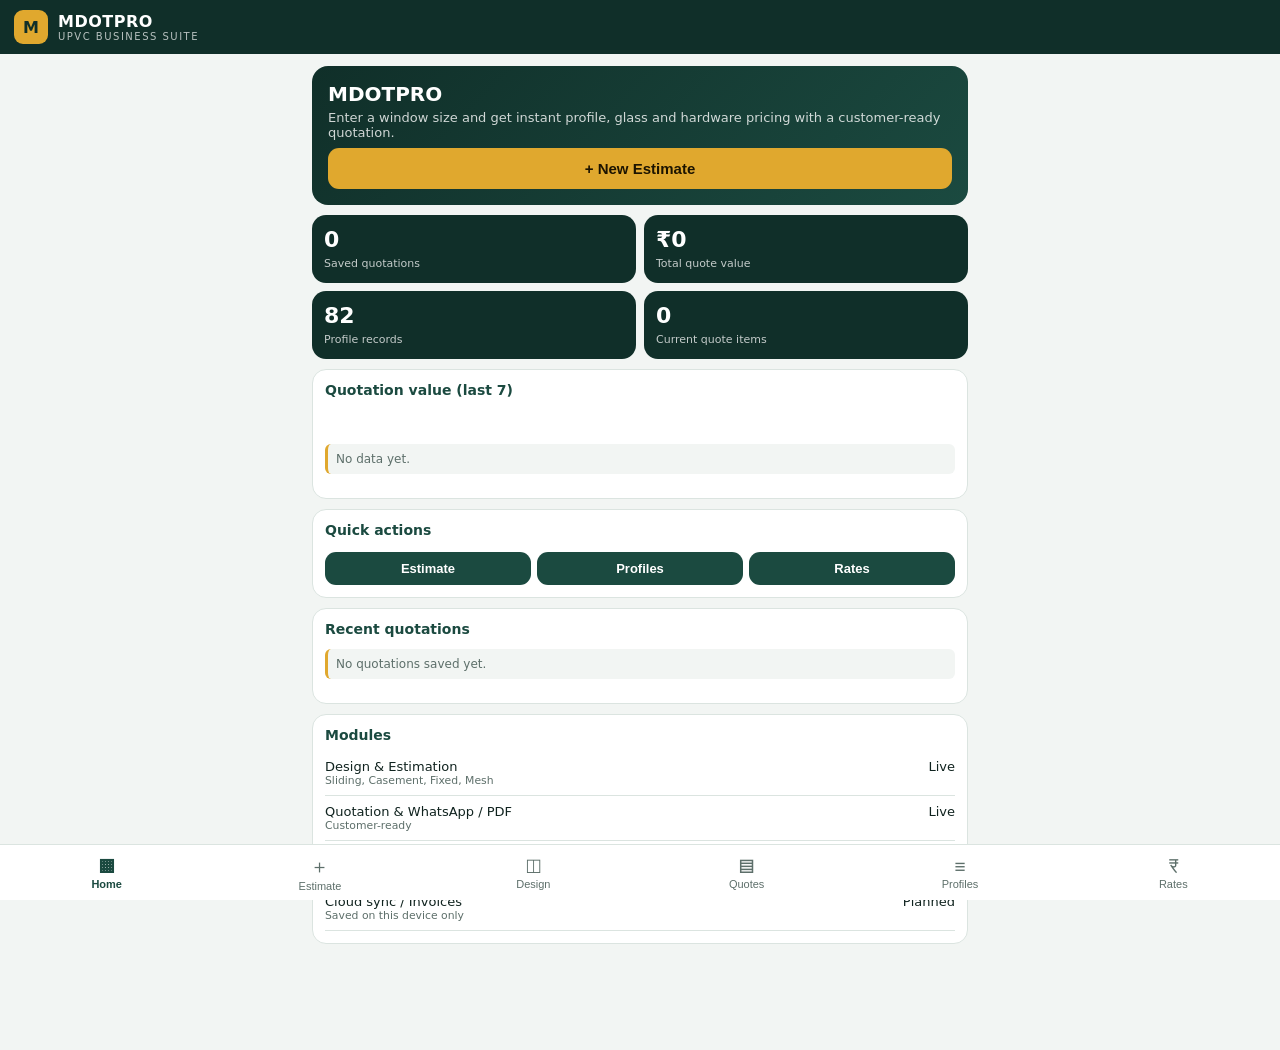
<file: index.html>
<!DOCTYPE html>
<html lang="hi"><head><meta charset="utf-8"><title>MDOTPRO | UPVC Business Suite</title>
<meta name="viewport" content="width=device-width, initial-scale=1, viewport-fit=cover"><meta name="theme-color" content="#102f29"><meta name="apple-mobile-web-app-capable" content="yes"><link rel="manifest" href="manifest.json"><link rel="icon" href="icon.svg">
<style>
:root{--bg:#f2f5f3;--cd:#fff;--tx:#10231f;--mu:#5d6f6a;--g:#102f29;--g2:#1b4a40;--au:#e0a82e;--bd:#dbe4e0;box-sizing:border-box;padding-top:env(safe-area-inset-top,0px)}
@media(prefers-color-scheme:dark){:root:not([data-theme="light"]){--bg:#0b1512;--cd:#13231e;--tx:#e6f0ec;--mu:#92a8a1;--bd:#244037;--g:#0c211c}}
:root[data-theme="dark"]{--bg:#0b1512;--cd:#13231e;--tx:#e6f0ec;--mu:#92a8a1;--bd:#244037;--g:#0c211c}
*{box-sizing:border-box}html{scroll-padding-top:env(safe-area-inset-top,0px)}
body{margin:0;background:var(--bg);color:var(--tx);font-family:system-ui,-apple-system,"Segoe UI",sans-serif;padding-bottom:84px}
body::before{content:"";position:fixed;inset:0 0 auto;height:env(safe-area-inset-top,0px);background:var(--g);z-index:10}
header{position:sticky;top:env(safe-area-inset-top,0px);z-index:9;background:var(--g);color:#fff;padding:10px 14px;display:flex;align-items:center;gap:10px}
.lg{width:34px;height:34px;border-radius:9px;background:var(--au);color:var(--g);display:grid;place-items:center;font-weight:800}
header b{font-size:16px;letter-spacing:.5px}header small{display:block;font-size:10px;opacity:.7;letter-spacing:1.5px}
main{max-width:680px;margin:auto;padding:12px}
.pg[hidden]{display:none}h1{font-size:20px;margin:4px 0 10px}h2{font-size:14px;margin:0 0 8px;color:var(--g2)}
@media(prefers-color-scheme:dark){h2{color:var(--au)}}
.cd{background:var(--cd);border:1px solid var(--bd);border-radius:14px;padding:12px;margin-bottom:10px}
.g{display:grid;grid-template-columns:1fr 1fr;gap:8px}label{font-size:12px;color:var(--mu);display:block;margin-bottom:2px}
input,select{width:100%;padding:9px;border:1px solid var(--bd);border-radius:9px;background:var(--bg);color:var(--tx);font-size:15px}
button.b{width:100%;padding:12px;border:0;border-radius:11px;background:var(--au);color:#1c1400;font-size:15px;font-weight:700;margin-top:8px}
button.b.s{background:var(--g2);color:#fff}button.b.w{background:#1fa855;color:#fff}
.st{display:grid;grid-template-columns:1fr 1fr;gap:8px;margin-bottom:10px}.st div{background:var(--g);color:#fff;border-radius:14px;padding:12px}.st b{font-size:22px;display:block}.st span{font-size:11px;opacity:.75}
.hero{background:linear-gradient(135deg,var(--g),var(--g2));color:#fff;border-radius:16px;padding:16px;margin-bottom:10px}.hero h1{margin:0 0 4px}.hero p{margin:0;opacity:.8;font-size:13px}
.tot{background:var(--g);color:#fff;border-radius:14px;padding:14px;text-align:center}.tot b{font-size:30px;display:block}.tot span{font-size:12px;opacity:.8}
.sc{overflow-x:auto}table{border-collapse:collapse;width:100%;font-size:12px}th,td{padding:5px 6px;border-bottom:1px solid var(--bd);text-align:right;white-space:nowrap}th:first-child,td:first-child,td.l,th.l{text-align:left}tr.t td{font-weight:700}
.it{display:flex;justify-content:space-between;gap:8px;padding:8px 0;border-bottom:1px solid var(--bd);font-size:13px}.it small{color:var(--mu);display:block}.it a{color:#d33;font-size:12px}
.row{display:flex;gap:6px}.row button{margin-top:6px;padding:9px;font-size:13px}.note{font-size:12px;color:var(--mu);background:var(--bg);border-left:3px solid var(--au);padding:8px;border-radius:6px}
#e_dr{display:block;margin:0 auto 8px}.hid{display:none}
nav{position:fixed;left:0;right:0;bottom:0;z-index:9;display:flex;background:var(--cd);border-top:1px solid var(--bd);padding-bottom:env(safe-area-inset-bottom,0px)}
nav button{flex:1;border:0;background:none;color:var(--mu);padding:9px 0 8px;font-size:11px}nav button i{display:block;font-style:normal;font-size:19px}nav button.on{color:var(--g2);font-weight:700}
@media(prefers-color-scheme:dark){nav button.on{color:var(--au)}}
#pr{display:none}@media print{body>*:not(#pr){display:none!important}body::before{display:none}#pr{display:block!important;color:#000;background:#fff;padding:16px}#pr table{font-size:13px}}
.qd{background:#fff;color:#14231f;font-size:12px;line-height:1.45;border:1px solid #d9e2de;border-radius:6px;padding:18px;width:720px;min-width:720px}
.qd .hd{display:flex;justify-content:space-between;gap:14px;align-items:flex-start;border-bottom:3px solid #102f29;padding-bottom:12px}
.qd .hd img{max-height:64px;max-width:150px;object-fit:contain;display:block;margin-bottom:6px}
.qd h1{font-size:20px;margin:0;color:#102f29;letter-spacing:2px}.qd .bn{font-size:17px;font-weight:800;color:#102f29}.qd .mt{text-align:right}.qd .mt b{font-size:16px;color:#102f29}
.qd .bx{display:flex;gap:12px;margin:12px 0}.qd .bx>div{flex:1;background:#f2f6f4;border-radius:6px;padding:8px 10px}.qd .bx small{display:block;color:#5d6f6a;font-size:10px;letter-spacing:1px;text-transform:uppercase}
.qd table{width:100%;border-collapse:collapse;font-size:12px}.qd th{background:#102f29;color:#fff;padding:7px 6px;text-align:right}.qd th.l,.qd td.l{text-align:left}.qd td{padding:8px 6px;border-bottom:1px solid #e1e8e5;vertical-align:top;white-space:normal;text-align:right}
.qd .sk{width:90px;flex:none;color:#14231f}.qd .sum{margin-left:auto;width:270px;margin-top:10px}.qd .sum div{display:flex;justify-content:space-between;padding:4px 0}.qd .sum .gt{background:#102f29;color:#fff;padding:8px;border-radius:6px;font-weight:800;font-size:14px}
.qd .tc{margin-top:14px;font-size:11px;color:#3d514b;white-space:pre-line}.qd .sg{display:flex;justify-content:space-between;margin-top:34px;font-size:11px}.qd .sg div{border-top:1px solid #8a9a95;padding-top:4px;width:40%;text-align:center}
.lgi{width:34px;height:34px;border-radius:9px;object-fit:contain;background:#fff}#pr .qd{border:0;padding:0;min-width:0;width:auto}
.bars{display:flex;gap:5px;align-items:flex-end;height:80px}.bars i{flex:1;background:var(--au);border-radius:4px 4px 0 0;min-height:4px}
.qd .pgx{padding:12px 0;border-bottom:2px dashed #cfd9d5}.qd .pgx:last-child{border:0}
.qd .lh{display:flex;gap:14px;align-items:center;border-bottom:2px solid #333;padding-bottom:10px;margin-bottom:12px}.qd .lh img{max-height:70px;max-width:150px;object-fit:contain}.qd .lh .t{flex:1;text-align:right;font-size:11px}.qd .lh .bn{font-size:18px}
.qd table.kv{margin:0}.qd table.kv td,.qd table.kv th{padding:6px 8px;border:1px solid #d5dedb;text-align:left;white-space:normal;font-weight:400;background:none;color:#14231f}.qd table.kv th{background:#7b8481;color:#fff;font-weight:700}.qd table.kv td.a{background:#e6ecf4;font-weight:700;width:18%}
.qd .wb{display:grid;grid-template-columns:1.1fr 1fr;border:1px solid #d5dedb;margin-top:6px}.qd .wb>div{padding:6px}.qd .wb .r{padding:0}.qd .wb h4{margin:0;background:#aec3dc;padding:6px 8px;font-size:12px}.qd .wb svg{width:100%;height:auto}
.qd .ft{display:flex;justify-content:center;gap:8px;flex-wrap:wrap;margin-top:14px}.qd .ft span{border:1px solid #1f6b4a;color:#1f6b4a;border-radius:99px;padding:3px 10px;font-size:10px}
@media print{#pr .qd .pgx{break-after:page;border:0}}
</style></head><body>
<header><div class="lg" id="hl">M</div><div><b id="hb">MDOTPRO</b><small>UPVC BUSINESS SUITE</small></div></header>
<main>
<section class="pg" id="p_home"><div class="hero"><div id="h_lg"></div><h1 id="h_t">MDOTPRO</h1><p>Enter a window size and get instant profile, glass and hardware pricing with a customer-ready quotation.</p><button class="b" data-go="est">+ New Estimate</button></div>
<div class="st"><div><b id="h_q">0</b><span>Saved quotations</span></div><div><b id="h_v">₹0</b><span>Total quote value</span></div><div><b id="h_p">0</b><span>Profile records</span></div><div><b id="h_i">0</b><span>Current quote items</span></div></div>
<div class="cd"><h2>Quotation value (last 7)</h2><div class="bars" id="h_b"></div></div>
<div class="cd"><h2>Quick actions</h2><div class="row"><button class="b s" data-go="est">Estimate</button><button class="b s" data-go="profiles">Profiles</button><button class="b s" data-go="rates">Rates</button></div></div>
<div class="cd"><h2>Recent quotations</h2><div id="h_r"></div></div>
<div class="cd"><h2>Modules</h2><div class="it"><span>Design &amp; Estimation<small>Sliding, Casement, Fixed, Mesh</small></span><span>Live</span></div><div class="it"><span>Quotation &amp; WhatsApp / PDF<small>Customer-ready</small></span><span>Live</span></div><div class="it"><span>Cutting Optimization<small>Needs verified formulas</small></span><span>Next</span></div><div class="it"><span>Cloud sync / Invoices<small>Saved on this device only</small></span><span>Planned</span></div></div></section>

<section class="pg" id="p_est" hidden><h1>New Estimate</h1>
<div class="cd"><h2>Customer</h2><div class="g"><div><label>Name</label><input id="c_n"></div><div><label>Phone</label><input id="c_p" inputmode="tel"></div><div><label>Address</label><input id="c_ad"></div><div><label>Representative</label><input id="c_rp"></div></div></div>
<div class="cd"><h2>Window</h2><svg id="e_dr" width="320" height="110" viewBox="0 0 320 110"></svg><div class="g">
<div><label>Type</label><select id="e_ty"><option>Sliding</option><option>Casement</option><option>Fixed</option></select></div>
<div><label>Brand</label><select id="e_br"></select></div>
<div id="e_srw"><label>Series</label><select id="e_sr"></select></div>
<div id="e_cfw"><label>Panel config</label><select id="e_cf"></select></div>
<div id="e_saw"><label>Sash size</label><select id="e_sa"></select></div>
<div id="e_nw"><label>Sashes</label><select id="e_n"><option>1</option><option selected>2</option><option>3</option><option>4</option></select></div>
<div><label>Width</label><input id="e_w" type="number" value="1200" step="any" inputmode="decimal"></div>
<div><label>Height</label><input id="e_h" type="number" value="900" step="any" inputmode="decimal"></div>
<div><label>Window name</label><input id="e_nm" placeholder="e.g. Bedroom"></div><div><label>Location</label><input id="e_loc" placeholder="e.g. Ground floor"></div><div style="grid-column:1/3"><label>Remark</label><input id="e_rm"></div>
<div><label>Glass</label><select id="e_gl"></select></div>
<div><label>Unit</label><select id="e_u"><option value="1">mm</option><option value="304.8">ft</option><option value="25.4">inch</option></select></div>
<div><label>Quick size (e.g. 4x3)</label><input id="e_qs" placeholder="4x3"></div>
<div><label>Quantity</label><input id="e_q" type="number" value="1" min="1" inputmode="numeric"></div>
<div><label>Colour</label><select id="e_co"><option value="W">White</option><option value="I">Ivory</option><option value="B">Black</option><option value="G">Golden Oak</option></select></div></div></div>
<div class="tot"><span id="e_in"></span><b id="e_gt">₹0</b><span id="e_ps"></span></div>
<button class="b" id="e_add">+ Add to quotation</button>
<div class="cd" style="margin-top:10px"><h2>Breakdown</h2><div class="sc"><table id="e_tb"></table></div></div>
<div class="cd"><h2>Current quotation</h2><div id="e_ql"></div><div class="it" style="font-weight:700"><span>Total</span><span id="e_qt">₹0</span></div>
<button class="b" id="e_save">Save quotation</button><button class="b s" id="e_pv">Preview quotation</button><button class="b s hid" id="e_new">Clear / start new quotation</button><div class="sc hid" id="e_pvd" style="margin-top:8px"></div><div class="row"><button class="b w" id="e_wa">WhatsApp</button><button class="b s" id="e_pr">Print / PDF</button></div></div>
<p class="note"><b>Safety note:</b> Profile lengths use a simplified formula and cutting deductions are not verified. Do not use this as a production cutting chart.</p></section>

<section class="pg" id="p_design" hidden><h1>Window Designer</h1>
<div class="cd"><div class="g"><div><label>Brand (60 casement)</label><select id="d_br"><option value="Ultra">Fenstech Ultra</option><option value="Fenstech">Fenstech</option></select></div>
<div><label>Colour</label><select id="d_co"><option value="W">White</option><option value="I">Ivory</option><option value="B">Black</option><option value="G">Golden Oak</option></select></div>
<div><label>Width (mm)</label><input id="d_w" type="number" value="1500" inputmode="numeric"></div><div><label>Height (mm)</label><input id="d_h" type="number" value="1200" inputmode="numeric"></div>
<div><label>Quantity</label><input id="d_q" type="number" value="1" min="1" inputmode="numeric"></div><div><label>Stock bar (mm)</label><input id="d_b" type="number" value="5800" inputmode="numeric"></div></div></div>
<div class="cd"><svg id="d_sv" viewBox="0 0 340 250" style="width:100%;touch-action:manipulation"></svg><p class="note" id="d_sel"></p>
<div class="g"><div><label>Selected pane type</label><select id="d_ty"><option value="F">Fixed</option><option value="CL">Casement (hinge left)</option><option value="CR">Casement (hinge right)</option><option value="T">Top-hung</option></select></div><div><label>Selected pane glass</label><select id="d_pg"></select></div><div><label>Split position (mm, blank = middle)</label><input id="d_sp" type="number" inputmode="numeric"></div></div>
<div class="row"><button class="b s" id="d_vs">Split |</button><button class="b s" id="d_hs">Split —</button><button class="b s" id="d_mg">Merge</button><button class="b s" id="d_rs">Reset</button></div></div>
<div class="tot"><span id="d_in"></span><b id="d_gt">₹0</b><span>incl. GST</span></div><button class="b" id="d_add">+ Add to quotation</button>
<div class="cd" style="margin-top:10px"><h2>Cutting list (nominal)</h2><div class="sc"><table id="d_cl"></table></div></div>
<div class="cd"><h2>Bar optimization</h2><div class="sc"><table id="d_bt"></table></div></div>
<div class="cd"><h2>Cost breakdown</h2><div class="sc"><table id="d_cb"></table></div></div>
<p class="note"><b>Note:</b> Lengths are nominal (pane size) and exclude welding and sash deductions. Verify against your own cutting chart before production. The stock bar length is not in the catalogue, so enter your actual bar length. Use the Estimate tab for sliding windows.</p></section>

<section class="pg" id="p_quotes" hidden><h1>Quotations</h1><div id="q_l"></div></section>

<section class="pg" id="p_profiles" hidden><h1>Profile Master</h1><div class="cd"><div class="g"><div><label>Search</label><input id="p_s" placeholder="code or name"></div><div><label>Series</label><select id="p_f"></select></div></div><p class="note" id="p_c"></p></div><div class="cd sc"><table id="p_t"></table></div></section>

<section class="pg" id="p_rates" hidden><h1>Material Rates</h1><div class="cd"><h2>Profile ₹ per kg</h2><div class="g" id="r_a"></div></div><div class="cd"><h2>Costing</h2><div class="g" id="r_b"></div></div><div class="cd"><h2>Quotation header</h2><div class="g" id="r_c"></div></div><div class="cd"><h2>Backup &amp; restore</h2><p class="note">All data is stored only in this browser. Export a backup regularly, and before clearing browser data.</p><div class="row"><button class="b s" id="bk_ex">Export backup</button><button class="b s" id="bk_cp">Copy backup</button></div>
<label style="margin-top:10px">Restore from file</label><input id="bk_im" type="file" accept="application/json,.json"><label style="margin-top:10px">Or paste backup text</label><textarea id="bk_tx" rows="3" style="width:100%;padding:9px;border:1px solid var(--bd);border-radius:9px;background:var(--bg);color:var(--tx)"></textarea><button class="b" id="bk_ps">Restore pasted backup</button><p class="note" id="bk_st" style="margin-top:8px">No backup action yet.</p></div>
<p class="note">Rates are saved on this device only. Default numbers are examples; enter your own.</p></section>
</main>
<div id="pr"></div>
<nav><button data-go="home"><i>▦</i>Home</button><button data-go="est"><i>＋</i>Estimate</button><button data-go="design"><i>◫</i>Design</button><button data-go="quotes"><i>▤</i>Quotes</button><button data-go="profiles"><i>≡</i>Profiles</button><button data-go="rates"><i>₹</i>Rates</button></nav>
<script>
const PD=`UC|FUx001G|Casement Frame w/ Gasket|1.055|6|WIBG
UC|FUx001S|Casement Frame Small|0.850|6|WIBG
UC|FUx002|Out-Swing Window Sash|1.210|6|WIBG
UC|FUx003|Out-Swing Door Sash|1.650|4|WIBG
UC|FUx007|In-Swing Door Sash|1.517|4|WIBG
UC|FUx004|T Mullion w/ Gasket|1.130|6|WIBG
UC|FUx008|Casement 5mm Glass Bead|0.317|20|WIBG
UC|FUx009|Casement 20mm Glass Bead|0.220|30|WIBG
UC|FUx018|Louver Blade|0.217|20|WIBG
UC|FUx019|Louver Shutter Bead|0.260|20|WIBG
US|FUx051|2 Track Sliding Frame|1.100|6|WIBG
US|FUx052A|2.5 Track Sliding Frame|1.265|6|WI
US|FUx052|2.5 Track Sliding Frame|1.420|6|BG
US|FUx053|3 Track Sliding Frame|1.700|4|WIBG
US|FUx054|66mm Sash w/ Gasket|1.045|8|WIBG
US|FUx055|85mm Sash w/ Gasket|1.250|4|WIBG
US|FUx062|58mm Sash w/ Gasket|0.920|8|WIBG
US|FUx059|Sliding 5mm Glass Bead|0.270|20|WIBG
US|FUx056W|Sliding Window Mesh Sash|0.495|15|WIBG
US|FUx056D|Sliding Door Mesh Sash|0.635|9|WIBG
US|FUx057|Window Sash Interlock|0.227|30|WIBG
US|FUx058|Door Sash Interlock|0.217|20|WIBG
U8|FUx107|2 Track Sliding Frame|0.840|6|WI
U8|FUx101S|2.5 Track Frame Small|1.080|6|WI
U8|FUx101|2.5 Track Sliding Frame|1.200|6|WI
U8|FUx102|55mm Sash w/ Gasket|0.784|8|WI
U8|FUx103|66mm Sash w/ Gasket|0.910|8|WI
U8|FUx105|Sliding 5mm Glass Bead|0.220|30|WI
U8|FUx104|Sash Interlock|0.180|30|WI
UA|FUx063|Sliding Sash Mullion|0.840|8|WIBG
UA|FUx061|Sash Connector|0.310|20|WIBG
UA|FUx021|60/90mm Coupler|0.460|15|WIBG
UA|FUx015|Door Panel|0.900|8|WIBG
UA|FUx011|60/60mm Coupler|0.300|20|WIBG
UA|FUx013|90 deg Bay Pole|0.710|4|WIBG
UA|FUx065|Mesh Sash Mullion|0.360|15|WIBG
UA|FUx012|Box Coupler Profile|0.640|6|WIBG
UA|FUx067|Mesh Adapter|0.540|20|WIBG
UA|FUx022|Round Bead|0.092|50|WIBG
FC|Fx001|Casement Frame|1.000|6|WI
FC|Fx014|Casement Door Frame|1.350|4|WI
FC|Fx002|Out-Swing Window Sash|1.300|4|WI
FC|Fx006|In-Swing Window Sash|1.230|4|WI
FC|Fx003|Out-Swing Door Sash|1.570|2|WI
FC|Fx007|In-Swing Door Sash|1.585|2|WI
FC|Fx004|T Mullion|1.050|4|WI
FC|Fx005|Fly Mullion|1.080|4|WI
FC|Fx008|5mm Glass Bead w/ Gasket|0.325|18|WI
FC|Fx016|8mm Glass Bead|0.265|18|WI
FC|Fx009|24mm Double Glass Bead|0.219|15|WI
FS|Fx051|2 Track Sliding Frame|1.200|4|WI
FS|Fx052|2.5 Track Sliding Frame|1.390|4|WI
FS|Fx053|3 Track Sliding Frame|1.680|2|WI
FS|Fx054G|66mm Sash w/ Gasket|1.050|6|WI
FS|Fx055G|86mm Sash w/ Gasket|1.330|4|WI
FS|Fx062G|57mm Sash w/ Gasket|0.885|6|WI
FS|Fx056W|Sliding Window Mesh Sash|0.470|12|WI
FS|Fx056D|Sliding Door Mesh Sash|0.690|9|WI
FS|Fx057|Window Sash Interlock|0.220|15|WI
FS|Fx066|Window Sash Interlock|0.235|15|WI
FS|Fx058|Door Sash Interlock|0.270|15|WI
FS|Fx059|Sliding 5mm Glass Bead|0.264|15|WI
FS|Fx060|Sliding 20mm Glass Bead|0.190|15|WI
FS|Fx063|Sliding Sash Mullion|0.860|4|WI
F8|Fx107|2 Track Sliding Frame|0.850|4|WI
F8|Fx101|2.5 Track Sliding Frame|1.030|4|WI
F8|Fx108|3 Track Sliding Frame|1.317|4|WI
F8|Fx102|55mm Sash w/ Gasket|0.735|6|WI
F8|Fx103|66mm Sash w/ Gasket|0.960|6|WI
F8|Fx109|80mm Sash w/ Gasket|1.010|4|WI
F8|Fx105|Sliding 5mm Glass Bead|0.230|24|WI
F8|Fx104|Sash Interlock|0.220|15|WI
FA|Fx013|90 deg Bay Pole|0.670|4|WI
FA|Fx012|Box Coupler Profile|0.660|4|WI
FA|Fx011|60/60mm Coupler|0.300|10|WI
FA|Fx021|60/90mm Coupler|0.460|15|WI
FA|Fx015|Door Panel|0.590|5|WI
FA|Fx022|Round Bead|0.100|30|WI
FA|Fx065|Mesh Sash Mullion|0.450|9|WI
FA|Fx061|Sash Connector|0.465|20|WI
FA|Fx018|Louver Blade|0.235|20|WI
FA|Fx019|Louver Shutter Bead L/R (Fx019/020)|0.473|10|WI`;
const SL={UC:"Ultra 60 Casement",US:"Ultra 62/88/112 Sliding",U8:"Ultra 80 Sliding",UA:"Ultra Auxiliary",FC:"Fenstech 60 Casement",FS:"Fenstech 62/88/112 Sliding",F8:"Fenstech 80 Sliding",FA:"Fenstech Auxiliary"};
const PL=PD.split("\n").map(l=>{const a=l.split("|");return{s:a[0],c:a[1],n:a[2],k:+a[3],p:a[4],o:a[5]}}),PM={};PL.forEach(p=>PM[p.c]=p);
const SYS={Ultra:{c:{f:"FUx001G",s:"FUx002",m:"FUx004",b:"FUx008",b2:"FUx009"},A:{tr:{"2":"FUx051","2.5":"FUx052A","3":"FUx053"},tb:"FUx052",sa:{"85mm":"FUx055","66mm":"FUx054","58mm":"FUx062"},i:"FUx057",b:"FUx059",ms:"FUx056W"},B:{tr:{"2":"FUx107","2.5":"FUx101"},sa:{"66mm":"FUx103","55mm":"FUx102"},i:"FUx104",b:"FUx105"}},
Fenstech:{c:{f:"Fx001",s:"Fx002",m:"Fx004",b:"Fx008",b2:"Fx009"},A:{tr:{"2":"Fx051","2.5":"Fx052","3":"Fx053"},sa:{"85mm":"Fx055G","66mm":"Fx054G","58mm":"Fx062G"},i:"Fx057",b:"Fx059",b2:"Fx060",ms:"Fx056W"},B:{tr:{"2":"Fx107","2.5":"Fx101","3":"Fx108"},sa:{"80mm":"Fx109","66mm":"Fx103","55mm":"Fx102"},i:"Fx104",b:"Fx105"}}};
const GL=[["g1","5mm Clear",0],["g2","6mm Clear",0],["g3","8mm Clear",0],["g4","5mm Tinted/Reflective",0],["g5","6mm Toughened",0],["g6","DGU 5+12+5 (double glass)",1]],GLn=k=>GL.find(g=>g[0]===k)[1],GLd=k=>GL.find(g=>g[0]===k)[2];
const SR={"3 Track 112mm":{y:"A",tr:"3",cf:["2 panel + Mesh","3 panel"]},"2.5 Track 88mm":{y:"A",tr:"2.5",cf:["2 panel + Mesh"]},"2.5 Track 80mm":{y:"B",tr:"2.5",cf:["2 panel + Mesh"]},"2 Track 60mm":{y:"A",tr:"2",cf:["2 panel"]}};
const $=i=>document.getElementById(i),R=x=>Math.round(x).toLocaleString("en-IN"),M=.3048,esc=s=>String(s).replace(/[&<>"]/g,c=>({"&":"&amp;","<":"&lt;",">":"&gt;",'"':"&quot;"}[c]));
const LS={g(k,d){try{const v=localStorage.getItem(k);return v?JSON.parse(v):d}catch(e){return d}},s(k,v){try{localStorage.setItem(k,JSON.stringify(v))}catch(e){}}};
const RT=[["W","White ₹/kg"],["I","Ivory ₹/kg"],["B","Black ₹/kg"],["G","Golden Oak ₹/kg"]],RC=[["stm","Steel reinforcement ₹/metre"],["g1","Glass 5mm Clear ₹/sq.ft"],["g2","Glass 6mm Clear ₹/sq.ft"],["g3","Glass 8mm Clear ₹/sq.ft"],["g4","Glass 5mm Tinted ₹/sq.ft"],["g5","Glass 6mm Toughened ₹/sq.ft"],["g6","Glass DGU 5+12+5 ₹/sq.ft"],["mesh","Mesh net ₹/sq.ft"],["rRoller","Roller ₹/pc"],["nRoller","Roller per sash"],["rHandle","Handle/Lock ₹/pc"],["nHandle","Handle per sash"],["rPad","Padding ₹/pc"],["nPad","Padding per sash"],["rHinge","Hinge ₹/pc (casement)"],["nHinge","Hinge per sash"],["ohw","Other hardware ₹/window"],["ins","Installation ₹/sq.ft"],["wa","Wastage %"],["mg","Margin %"],["gst","GST %"]];
const DEFT="1. Payment terms:\na. 100% advance along with order, if the order value is less than INR 50,000.\nb. 50% advance along with order and 50% before delivery, if the order value is more than INR 50,000.\n2. Validity of quote: 15 days.\n3. As per Govt. regulations, PAN details are mandatory for order values of Rs 2 lakhs and above.\n4. Prices are valid for size variations up to +/- 25mm per window, provided the design and style of the product remain unchanged. The customer will be charged on a pro-rata basis for any difference beyond this variation.\n5. Cleaning after handover of the windows is not in our scope.\n6. Silicone will be applied for gaps up to 5 mm only; additional filling will be charged extra as required.\n7. Rates are based on current statutory taxes, duties and levies. Any change will be passed on to the client.\n8. Civil works are not included in our scope and must be done by the client.\n9. Material unloading and storage are the client's scope.\n10. All disputes are subject to local jurisdiction only.\n11. Material will be dispatched within 2 working days of receiving the final payment.\n12. Freight is chargeable (on actuals) for all outstation work and local orders below Rs 1 Lakh. If the client splits delivery into multiple consignments, all additional costs, including freight, lead & lift and installer visit charges, will be borne by the client.\n13. Once production has started in the factory, no changes (including order cancellation) are possible.\n14. No warranty on glass. Warranty is void in case of physical damage.\n15. Safe storage of material at site and electricity for installation work are the client's responsibility.";
const DEFC="We are very pleased that you are considering {biz} for your property.\n\nIn making this proposal, we have suggested designs which we think will enhance your property significantly. Together with the comfort and aesthetics of the inside of your home, it will also improve the facade of your building.\n\nYou can rely on and trust {biz} after-sales service. Our offer comprises:\n• Window design, specification, and value";
const R2=x=>Number(x).toLocaleString("en-IN",{minimumFractionDigits:2,maximumFractionDigits:2});
const rt=Object.assign({W:190,I:200,B:260,G:280,stm:55,gl:95,g1:95,g2:110,g3:160,g4:125,g5:190,g6:350,mesh:25,hw:0,rRoller:35,nRoller:2,rHandle:120,nHandle:1,rPad:15,nPad:2,rHinge:150,nHinge:2,ohw:0,ins:75,wa:8,mg:15,gst:18,biz:"MDOTPRO",ph:"",em:"",ad:"",gstn:"",logo:"",terms:DEFT,cover:DEFC,feat:"Fire resistant • UV resistant • Sound insulation • Lead free • Eco friendly"},LS.g("mp_rt",{}));if(rt.terms.startsWith("1. This is an estimate"))rt.terms=DEFT;
let editId=null,Q=LS.g("mp_q",[]),items=LS.g("mp_items",[]),last=null,cnt=LS.g("mp_n",Q.length);
function fill(id,arr,lab){const e=$(id),c=e.value;e.innerHTML="";arr.forEach(k=>e.add(new Option(lab?lab(k):k,k)));if(arr.includes(c))e.value=c}
function sys(){const Y=SYS[$("e_br").value];return $("e_ty").value==="Sliding"?Y[SR[$("e_sr").value].y]:Y.c}
function fillSr(){const sl=$("e_ty").value==="Sliding";["e_srw","e_cfw","e_saw"].forEach(i=>$(i).className=sl?"":"hid");$("e_nw").className=sl?"hid":"";if(sl){fill("e_sr",Object.keys(SR));fillCf()}}
function fillCf(){fill("e_cf",SR[$("e_sr").value].cf);fill("e_sa",Object.keys(sys().sa))}
function calc(){
 const t=$("e_ty").value,b=$("e_br").value,col=$("e_co").value,u=+$("e_u").value,w=(+$("e_w").value||0)*u,h=(+$("e_h").value||0)*u,q=Math.max(1,+$("e_q").value||1),W=w/1000,H=h/1000,P=2*(W+H),L=[],gk=$("e_gl").value,y=Object.assign({},sys());if(GLd(gk)&&y.b2)y.b=y.b2;let n=+$("e_n").value,mesh=false,desc=t+" "+n+" sash";
 if(t==="Sliding"){const r=SR[$("e_sr").value],cf=$("e_cf").value,sa=$("e_sa").value;n=cf==="3 panel"?3:2;mesh=cf.includes("Mesh");let fr=y.tr[r.tr];if(r.tr==="2.5"&&y.tb&&(col==="B"||col==="G"))fr=y.tb;
  L.push([fr,P],[y.sa[sa],2*W+2*n*H],[y.i,(n-1+(mesh?1:0))*2*H],[y.b,2*W+2*n*H]);if(mesh)L.push([r.tr==="3"?y.sa["66mm"]:SYS[b].A.ms,W+2*H]);desc=$("e_sr").value+" "+cf+" "+sa}
 else if(t==="Fixed")L.push([y.f,P],[y.b,P]);
 else{L.push([y.f,P],[y.s,2*W+2*n*H]);if(n>1)L.push([y.m,(n-1)*H]);L.push([y.b,2*W+2*n*H])}
 const rate=rt[col];let rows="<tr><th class=l>Item</th><th>m</th><th>kg</th><th>₹</th></tr>",kg=0,pc=0,sm=0;
 L.forEach(([c,m])=>{const p=PM[c],k=m*p.k;kg+=k;pc+=k*rate;if(c!==y.b&&c!==y.i)sm+=m;rows+=`<tr><td class=l>${p.n} <small>${c}</small></td><td>${m.toFixed(2)}</td><td>${k.toFixed(2)}</td><td>${R(k*rate)}</td></tr>`});
 const hh=hwc(t==="Sliding"?"s":"c",t==="Fixed"?0:n,mesh?1:0),st=sm*rt.stm,ar=w*h/92903.04,gl=ar*rt[gk],ml=mesh?ar/2*rt.mesh:0,wa=(pc+st)*rt.wa/100,ins=ar*rt.ins,sub=pc+st+gl+ml+hh.t+wa+ins,mg=sub*rt.mg/100,pre=sub+mg,gs=pre*rt.gst/100,unit=pre+gs,tot=unit*q;
 const r=(a,v,k)=>`<tr><td class=l>${a}</td><td></td><td>${k||""}</td><td>${R(v)}</td></tr>`;
 rows+=`<tr class=t><td class=l>Profile</td><td></td><td>${kg.toFixed(2)}</td><td>${R(pc)}</td></tr>`+r("Steel reinforcement ("+sm.toFixed(2)+" m)",st)+r("Glass "+GLn(gk)+" ("+ar.toFixed(1)+" sq.ft)",gl)+(ml?r("Mesh net",ml):"")+hh.o.map(x=>r(x[0],x[1])).join("")+r("Wastage",wa)+r("Installation",ins)+r("Margin",mg)+r("GST",gs)+`<tr class=t><td class=l>Per window</td><td></td><td></td><td>${R(unit)}</td></tr>`;
 $("e_tb").innerHTML=rows+(GLd(gk)&&!y.b2?'<tr><td class=l colspan=4><small>⚠ The 20mm bead is not in the catalogue for this series; the 5mm bead was used</small></td></tr>':"");$("e_gt").textContent="₹"+R(tot);const d=Math.round(w)+"×"+Math.round(h)+" mm "+b+" "+desc+" "+$("e_co").selectedOptions[0].text+" • "+GLn(gk);
 $("e_in").textContent=d+" • Qty "+q;$("e_ps").textContent=ar?"₹"+R(unit/ar)+" per sq.ft (incl. GST)":"";draw(t,n);const cnt=t==="Sliding"?n+(mesh?1:0):t==="Fixed"?1:n,gp=Array.from({length:cnt},(_,i)=>({x:Math.round(w/cnt*i),y:0,w:Math.round(w/cnt),h:Math.round(h),ty:t==="Sliding"?"S":t==="Fixed"?"F":(i<cnt/2?"CL":"CR"),m:mesh&&i===cnt-1?1:0}));
 return last={d,q,unit,tot,base:pre*q,gst:gs*q,nm:$("e_nm").value||t+" Window",loc:$("e_loc").value,rm:$("e_rm").value,sz:"W = "+Math.round(w)+"  H = "+Math.round(h),area:ar,sys:(b==="Ultra"?"FENSTECH Ultra ":"FENSTECH ")+t+" series - "+(t==="Sliding"?$("e_sr").value+" ("+$("e_cf").value+", "+$("e_sa").value+" sash)":"60 mm"),gl:GLn(gk),col:$("e_co").selectedOptions[0].text,geo:{W:Math.round(w),H:Math.round(h),p:gp},pf:L.map(([c])=>PM[c].n+" ("+c+")").concat(["GI reinforcement "+sm.toFixed(2)+" m"]),ac:hh.o.filter(x=>x[1]>0).map(x=>x[0]).concat(ml?["Mesh net"]:[])}}
function draw(t,n){const w=+$("e_w").value||1,h=+$("e_h").value||1,H=100,W=Math.min(300,H*w/h),x=(320-W)/2,c=getComputedStyle(document.body).color;let o=`<rect x="${x}" y="5" width="${W}" height="${H}" fill="#7cc4e8" fill-opacity=".35" stroke="${c}" stroke-width="4"/>`;
 if(t!=="Fixed"){for(let i=1;i<n;i++)o+=`<line x1="${x+W*i/n}" y1="5" x2="${x+W*i/n}" y2="105" stroke="${c}" stroke-width="3"/>`;if(t==="Sliding")for(let j=0;j<n;j++)o+=`<text x="${x+W*(j+.5)/n}" y="60" font-size="14" text-anchor="middle" fill="${c}">${j%2?"←":"→"}</text>`}$("e_dr").innerHTML=o}
const qsum=a=>a.reduce((s,x)=>s+x.tot,0);
function rCur(){$("e_ql").innerHTML=items.map((x,i)=>`<div class="it"><span>${i+1}. ${esc(x.d)}<small>${x.q} × ₹${R(x.unit)}</small></span><span>₹${R(x.tot)}<br><a href="#" data-d="${i}">remove</a></span></div>`).join("")||'<p class="note">No windows added yet.</p>';$("e_qt").textContent="₹"+R(qsum(items));LS.s("mp_items",items);if(typeof sv==="function")sv()}
const sk=(id,vb)=>`<svg viewBox="${vb}" class="sk">${$(id).innerHTML}</svg>`;
function mk(){const d=new Date(),o=editId&&Q.find(x=>x.id===editId),n=cnt+1;return{id:o?o.id:Date.now(),no:o?o.no:"QTN-"+d.getFullYear()+String(d.getMonth()+1).padStart(2,"0")+"-"+String(n).padStart(4,"0"),cust:$("c_n").value,ph:$("c_p").value,ad:$("c_ad").value,rp:$("c_rp").value,date:o?o.date:d.toLocaleDateString("en-GB").replace(/\//g,"-"),items:items.slice(),total:qsum(items)}}
function skG(g){const W=g.W,H=g.H,vw=380,vh=270,ox=40,oy=12,s=Math.min((vw-ox-14)/W,(vh-oy-58)/H),fw=W*s,fh=H*s,t="#444",ln=(a,b,c,d,x="")=>`<line x1="${a}" y1="${b}" x2="${c}" y2="${d}" stroke="${t}" stroke-width="1" ${x}/>`;
 let o=`<defs><marker id="ah" viewBox="0 0 10 10" refX="9" refY="5" markerWidth="6" markerHeight="6" orient="auto"><path d="M0 0L10 5L0 10z" fill="${t}"/></marker></defs><rect x="${ox}" y="${oy}" width="${fw}" height="${fh}" fill="#fff" stroke="#555" stroke-width="4"/>`;
 g.p.forEach((p,i)=>{const x=ox+p.x*s,y=oy+p.y*s,w=p.w*s,h=p.h*s,cx=x+w/2,cy=y+h/2;o+=`<rect x="${x+3}" y="${y+3}" width="${w-6}" height="${h-6}" fill="${p.m?"#dde6df":"#bfe6f5"}" stroke="#666"/>`;
  if(p.m)for(let k=1;k<10;k++)o+=ln(x+3,y+3+(h-6)*k/10,x+w-3,y+3+(h-6)*k/10,'stroke-opacity=".3"');
  if(p.ty==="S"&&!p.m){const d=i<g.p.length/2?-1:1;o+=ln(cx-d*20,cy+14,cx+d*20,cy+14,'marker-end="url(#ah)"')}
  const D='stroke-dasharray="4 3"';if(p.ty==="CL")o+=ln(x+w-3,y+3,x+3,cy,D)+ln(x+w-3,y+h-3,x+3,cy,D);if(p.ty==="CR")o+=ln(x+3,y+3,x+w-3,cy,D)+ln(x+3,y+h-3,x+w-3,cy,D);if(p.ty==="T")o+=ln(x+3,y+h-3,cx,y+3,D)+ln(x+w-3,y+h-3,cx,y+3,D);
  o+=`<circle cx="${cx}" cy="${cy-12}" r="9" fill="#fff" stroke="#555"/><text x="${cx}" y="${cy-8.5}" font-size="10" text-anchor="middle" fill="#222">${i+1}</text>`;
  if(p.y===0){const dy=oy+fh+16;o+=ln(x,dy,x+w,dy)+ln(x,dy-4,x,dy+4)+ln(x+w,dy-4,x+w,dy+4)+`<text x="${cx}" y="${dy-3}" font-size="9" text-anchor="middle" fill="#222">${p.w}</text>`}});
 const dy=oy+fh+40;o+=ln(ox,dy,ox+fw,dy)+ln(ox,dy-4,ox,dy+4)+ln(ox+fw,dy-4,ox+fw,dy+4)+`<text x="${ox+fw/2}" y="${dy-3}" font-size="10" font-weight="700" text-anchor="middle" fill="#222">${W}</text>`;
 o+=ln(ox-14,oy,ox-14,oy+fh)+ln(ox-18,oy,ox-10,oy)+ln(ox-18,oy+fh,ox-10,oy+fh)+`<text transform="translate(${ox-18} ${oy+fh/2}) rotate(-90)" font-size="10" font-weight="700" text-anchor="middle" fill="#222">${H}</text>`;
 return `<svg viewBox="0 0 ${vw} ${vh}">${o}</svg>`}
function qDoc(q){const bs=x=>x.base!==undefined?x.base:x.tot,b=q.items.reduce((s,x)=>s+bs(x),0),g=q.total-b,qty=q.items.reduce((s,x)=>s+x.q,0),ar=q.items.reduce((s,x)=>s+(x.area||0)*x.q,0),h2=rt.gst/2,
 LH=()=>`<div class="lh">${rt.logo?`<img src="${rt.logo}" alt="">`:""}<div class="t"><div class="bn"><b>${esc(rt.biz)}</b></div><div>${esc(rt.ad)}</div><div>Contact No: ${esc(rt.ph)}</div><div>Email: ${esc(rt.em)}</div>${rt.gstn?`<div>GSTIN: ${esc(rt.gstn)}</div>`:""}</div></div>`,
 TO=`<table class="kv"><tr><th>To</th><th>Address</th><th>Mobile</th></tr><tr><td>${esc(q.cust||"")}</td><td>${esc(q.ad||"")}</td><td>${esc(q.ph||"")}</td></tr><tr><th>Quote No</th><th>Date</th><th>Representative</th></tr><tr><td>${esc(q.no||"DRAFT")}</td><td>${q.date}</td><td>${esc(q.rp||"")}</td></tr></table>`,
 li=a=>(a||[]).map(t=>`<div>${esc(t)}</div>`).join("");
 let o=`<div class="qd"><div class="pgx">${LH()}<p>Dear ${esc(q.cust||"Customer")},</p><div style="white-space:pre-line">${esc(rt.cover.replace(/\{biz\}/g,rt.biz))}</div><p style="margin-top:30px"><b>${esc(rt.biz)}</b><br>Authorised Signatory</p></div>`;
 q.items.forEach((x,i)=>{const a=x.area,u=bs(x)/x.q;
  o+=`<div class="pgx">${LH()}${TO}<table class="kv" style="margin-top:6px"><tr><td class="a">Code:</td><td>W${i+1}</td><td class="a">Size:</td><td>${esc(x.sz||"")}</td></tr><tr><td class="a">Name:</td><td>${esc(x.nm||"Window")}</td><td class="a">Profile System:</td><td>${esc(x.sys||x.sp||"")}</td></tr><tr><td class="a">Location:</td><td>${esc(x.loc||"")}</td><td class="a">Glass:</td><td>${esc(x.gl||"")}</td></tr><tr><td class="a">Type:</td><td>UPVC</td><td class="a">Profile Color:</td><td>${esc(x.col||"")}</td></tr></table>
<div class="wb"><div>${x.geo?skG(x.geo):(x.sk||"")}</div><div class="r"><table class="kv"><tr><th colspan="2">Computed Values</th></tr><tr><td>Sq.Ft.</td><td>${a?a.toFixed(2):"-"}</td></tr><tr><td>Value per Sq.Ft.</td><td>${a?R2(u/a):"-"} Rs</td></tr><tr><td>Unit Price</td><td>${R2(u)} Rs</td></tr><tr><td>Quantity</td><td>${x.q} Pcs</td></tr><tr><td>Value</td><td>${R2(bs(x))} Rs</td></tr></table><h4>Profiles</h4><div style="padding:6px">${li(x.pf)}</div><h4>Accessories</h4><div style="padding:6px">${li(x.ac)}</div><h4>Remark</h4><div style="padding:6px">${esc(x.rm||"")}</div></div></div></div>`});
 o+=`<div class="pgx">${LH()}<table class="kv"><tr><td class="a">Base Charge</td><td>${R2(b)} Rs</td></tr><tr><td class="a">Sub Total</td><td>${R2(b)} Rs</td></tr><tr><td class="a">SGST ${h2}%</td><td>${R2(g/2)} Rs</td></tr><tr><td class="a">CGST ${h2}%</td><td>${R2(g/2)} Rs</td></tr><tr><td class="a">Grand Total</td><td><b>${R2(q.total)} Rs</b></td></tr></table><p>Total Quantity: ${qty} &nbsp; Total Area: ${ar.toFixed(2)} sq.ft${ar?` &nbsp; Avg. Price/Sq.Ft (Excl. GST): ${R2(b/ar)} Rs &nbsp; (Incl. GST): ${R2(q.total/ar)} Rs`:""}</p></div>`;
 o+=`<div class="pgx">${LH()}<h3 style="text-align:center">Terms and Conditions</h3><div class="tc" style="font-size:11px">${esc(rt.terms)}</div><p>I hereby accept the estimate as per the above price and specifications. I have read and understood the terms &amp; conditions and agree to them.</p><div class="sg"><div>Customer signature</div><div>Authorised signatory</div></div><div class="ft">${esc(rt.feat).split("•").map(t=>`<span>${t.trim()}</span>`).join("")}</div></div></div>`;return o}
function wa(q){let m="*"+rt.biz+" – Quotation "+(q.no||"")+"*"+(q.cust?"\nCustomer: "+q.cust:"")+"\n";q.items.forEach((x,i)=>m+=`\n${i+1}. ${x.nm||"Window"} ${x.sz||""} × ${x.q} = ₹${R(x.tot)}`);m+=`\n\n*Total: ₹${R(q.total)}* (incl. GST)`+(rt.ph?"\nContact: "+rt.ph:"");window.open("https://wa.me/?text="+encodeURIComponent(m),"_blank")}
function pr(q){$("pr").innerHTML=qDoc(q);try{window.print()}catch(e){}}
function rQ(){$("q_l").innerHTML=Q.map(q=>`<div class="cd"><div class="it" style="border:0"><span><b>${esc(q.cust||"Customer")}</b><small>${q.date} • ${q.items.length} items</small></span><b>₹${R(q.total)}</b></div><div class="row"><button class="b s" data-a="v" data-i="${q.id}">View</button><button class="b w" data-a="w" data-i="${q.id}">WhatsApp</button><button class="b s" data-a="e" data-i="${q.id}">Edit</button><button class="b s" data-a="p" data-i="${q.id}">Print</button><button class="b s" data-a="d" data-i="${q.id}">Delete</button></div><div class="sc hid" id="v${q.id}">${qDoc(q)}</div></div>`).join("")||'<p class="note">No quotations saved yet.</p>'}
function fit(el){const q=el.querySelector(".qd");if(q&&el.clientWidth){q.style.zoom=Math.min(1,el.clientWidth/q.offsetWidth)}}
function brand(){$("hb").textContent=rt.biz||"MDOTPRO";const l=$("hl");if(rt.logo){l.innerHTML=`<img class="lgi" src="${rt.logo}" alt="">`;l.style.background="transparent"}else{l.textContent="M";l.style.background=""}}
function rHome(){brand();$("h_t").textContent=rt.biz||"MDOTPRO";$("h_lg").innerHTML=rt.logo?`<img class="lgi" style="width:56px;height:56px;margin-bottom:8px" src="${rt.logo}" alt="">`:"";
 {const l=Q.slice(-7),mx=Math.max(1,...l.map(x=>x.total));$("h_b").innerHTML=l.map(x=>`<i title="₹${R(x.total)}" style="height:${Math.max(4,x.total/mx*100)}%"></i>`).join("")||'<p class="note" style="width:100%">No data yet.</p>'}
$("h_q").textContent=Q.length;$("h_v").textContent="₹"+R(Q.reduce((s,x)=>s+x.total,0));$("h_p").textContent=PL.length;$("h_i").textContent=items.length;
 $("h_r").innerHTML=Q.slice(-5).reverse().map(q=>`<div class="it"><span>${esc(q.cust||"Customer")}<small>${q.date}</small></span><b>₹${R(q.total)}</b></div>`).join("")||'<p class="note">No quotations saved yet.</p>'}
function rProf(){const s=$("p_s").value.toLowerCase(),f=$("p_f").value,a=PL.filter(p=>(!f||p.s===f)&&(p.c+p.n).toLowerCase().includes(s));$("p_c").textContent=a.length+" profiles";
 $("p_t").innerHTML="<tr><th class=l>Code</th><th class=l>Profile</th><th>kg/m</th><th>Pcs/bag</th><th>Col</th></tr>"+a.map(p=>`<tr><td class=l>${p.c}</td><td class=l>${p.n}<small> ${SL[p.s]}</small></td><td>${p.k.toFixed(3)}</td><td>${p.p}</td><td>${p.o}</td></tr>`).join("")}
function rRates(){const g=(a,id)=>$(id).innerHTML=a.map(([k,l])=>`<div><label>${l}</label><input data-k="${k}" type="number" inputmode="decimal" value="${rt[k]}"></div>`).join("");g(RT,"r_a");g(RC,"r_b");
 $("r_c").innerHTML=`<div><label>Business name</label><input data-k="biz" value="${esc(rt.biz)}"></div><div><label>Phone</label><input data-k="ph" value="${esc(rt.ph)}"></div><div><label>Email</label><input data-k="em" value="${esc(rt.em)}"></div><div><label>GST No.</label><input data-k="gstn" value="${esc(rt.gstn)}"></div><div style="grid-column:1/3"><label>Address</label><input data-k="ad" value="${esc(rt.ad)}"></div><div style="grid-column:1/3"><label>Terms &amp; conditions (printed on quotation)</label><textarea data-k="terms" rows="9" style="width:100%;padding:9px;border:1px solid var(--bd);border-radius:9px;background:var(--bg);color:var(--tx);font-size:14px">${esc(rt.terms)}</textarea></div><div style="grid-column:1/3"><label>Cover letter (use {biz} for business name)</label><textarea data-k="cover" rows="7" style="width:100%;padding:9px;border:1px solid var(--bd);border-radius:9px;background:var(--bg);color:var(--tx);font-size:14px">${esc(rt.cover)}</textarea></div><div style="grid-column:1/3"><label>Feature badges (separate with •)</label><input data-k="feat" value="${esc(rt.feat)}"></div><div style="grid-column:1/3"><label>Logo</label><input id="lgf" type="file" accept="image/*">${rt.logo?'<div style="margin-top:6px"><img class="lgi" style="width:64px;height:64px" src="'+rt.logo+'" alt=""> <a href="#" id="lgx">Remove logo</a></div>':""}</div>`}
function go(p){document.querySelectorAll(".pg").forEach(s=>s.hidden=s.id!=="p_"+p);document.querySelectorAll("nav button").forEach(b=>b.classList.toggle("on",b.dataset.go===p));if(p==="home")rHome();if(p==="quotes")rQ();if(p==="design")dRun();scrollTo(0,0)}
function route(){const p=(location.hash||"#home").slice(1);go(["home","est","design","quotes","profiles","rates"].includes(p)?p:"home")}
document.addEventListener("click",e=>{const g=e.target.closest("[data-go]");if(g){location.hash=g.dataset.go;return}
 const d=e.target.getAttribute("data-d");if(d!==null){e.preventDefault();items.splice(d,1);rCur();return}
 const a=e.target.getAttribute("data-a");if(a){const q=Q.find(x=>x.id==e.target.dataset.i);if(!q)return;if(a==="v"){const e2=$("v"+q.id);e2.classList.toggle("hid");fit(e2)}if(a==="e"){items=q.items.slice();editId=q.id;CF.forEach((i,k)=>$(i).value=[q.cust,q.ph,q.ad,q.rp][k]||"");rCur();sv();location.hash="est"}if(a==="w")wa(q);if(a==="p")pr(q);if(a==="d"){Q=Q.filter(x=>x!==q);LS.s("mp_q",Q);rQ()}}});
$("r_a").oninput=$("r_b").oninput=$("r_c").oninput=e=>{const k=e.target.dataset.k;if(!k)return;rt[k]=e.target.type==="number"?parseFloat(e.target.value)||0:e.target.value;LS.s("mp_rt",rt);brand();calc()};
$("r_c").onchange=e=>{if(e.target.id!=="lgf"||!e.target.files[0])return;const fr=new FileReader();fr.onload=()=>{const im=new Image();im.onload=()=>{const k=Math.min(1,240/Math.max(im.width,im.height)),c=document.createElement("canvas");c.width=im.width*k;c.height=im.height*k;c.getContext("2d").drawImage(im,0,0,c.width,c.height);rt.logo=c.toDataURL("image/png");LS.s("mp_rt",rt);rRates();brand()};im.src=fr.result};fr.readAsDataURL(e.target.files[0])};
$("r_c").onclick=e=>{if(e.target.id==="lgx"){e.preventDefault();rt.logo="";LS.s("mp_rt",rt);rRates();brand()}};
$("e_pv").onclick=()=>{if(!items.length)return;const d=$("e_pvd");d.innerHTML=qDoc(mk());d.classList.toggle("hid");fit(d)};
const bkData=()=>JSON.stringify({v:1,rt,Q,items,cnt});
function bkLoad(t){try{const o=JSON.parse(t);if(!o||o.v!==1)throw 0;Object.assign(rt,o.rt||{});Q=o.Q||[];items=o.items||[];cnt=o.cnt||Q.length;LS.s("mp_rt",rt);LS.s("mp_q",Q);LS.s("mp_items",items);LS.s("mp_n",cnt);rRates();rCur();brand();$("bk_st").textContent="Backup restored: "+Q.length+" quotation(s)."}catch(e){$("bk_st").textContent="Invalid backup. Nothing was changed."}}
$("bk_ex").onclick=()=>{const a=document.createElement("a");a.href=URL.createObjectURL(new Blob([bkData()],{type:"application/json"}));a.download="mdotpro-backup-"+new Date().toISOString().slice(0,10)+".json";document.body.appendChild(a);a.click();a.remove();$("bk_st").textContent="Backup file downloaded (if your browser blocked it, use Copy backup)."};
$("bk_cp").onclick=()=>{const t=bkData();$("bk_tx").value=t;(navigator.clipboard?navigator.clipboard.writeText(t):Promise.reject()).then(()=>$("bk_st").textContent="Backup copied. Paste it into a note or message to keep it safe.",()=>$("bk_st").textContent="Select and copy the text in the box above, then save it somewhere safe.")};
$("bk_im").onchange=e=>{const f=e.target.files[0];if(!f)return;const r=new FileReader();r.onload=()=>bkLoad(r.result);r.readAsText(f)};
$("bk_ps").onclick=()=>bkLoad($("bk_tx").value);
$("e_add").onclick=()=>{items.push(calc());rCur()};
const CF=["c_n","c_p","c_ad","c_rp"];
function sv(){$("e_save").textContent=editId?"Update quotation":"Save quotation";$("e_new").classList.toggle("hid",!editId&&!items.length)}
$("e_save").onclick=()=>{if(!items.length)return;const q=mk();if(editId){Q=Q.map(x=>x.id===editId?q:x);editId=null}else{Q.push(q);cnt++;LS.s("mp_n",cnt)}LS.s("mp_q",Q);items=[];CF.forEach(i=>$(i).value="");rCur();sv();location.hash="quotes"};
$("e_new").onclick=()=>{items=[];editId=null;CF.forEach(i=>$(i).value="");$("e_pvd").classList.add("hid");rCur();sv()};
$("e_wa").onclick=()=>items.length&&wa(mk());$("e_pr").onclick=()=>items.length&&pr(mk());
$("e_ty").onchange=()=>{fillSr();calc()};$("e_br").onchange=()=>{if($("e_ty").value==="Sliding")fillCf();calc()};$("e_sr").onchange=()=>{fillCf();calc()};
["e_cf","e_sa","e_n","e_w","e_h","e_q","e_co","e_gl"].forEach(i=>{$(i).oninput=calc;$(i).onchange=calc});
function hwc(k,n,m){const o=[],a=(l,rate,c)=>{if(c>0)o.push([l+" ×"+c,rate*c])};
 if(k==="s"){a("Roller",rt.rRoller,(n+m)*rt.nRoller);a("Handle/Lock",rt.rHandle,n*rt.nHandle);a("Padding",rt.rPad,(n+m)*rt.nPad)}
 else{a("Handle",rt.rHandle,n*rt.nHandle);a("Hinge",rt.rHinge,n*rt.nHinge);a("Padding",rt.rPad,n*rt.nPad)}
 o.push(["Other hardware",rt.ohw]);return{o,t:o.reduce((s,x)=>s+x[1],0)}}
let pu=1;$("e_u").onchange=()=>{const u=+$("e_u").value,f=pu/u;["e_w","e_h"].forEach(i=>$(i).value=+((+$(i).value||0)*f).toFixed(2));pu=u;calc()};
$("e_qs").oninput=()=>{const m=$("e_qs").value.match(/(\d+(?:\.\d+)?)\s*[x×*]\s*(\d+(?:\.\d+)?)/i);if(!m)return;let a=+m[1],b=+m[2];if(a<50&&b<50){a*=304.8;b*=304.8}const u=+$("e_u").value;$("e_w").value=+(a/u).toFixed(2);$("e_h").value=+(b/u).toFixed(2);calc()};
["e_w","e_h"].forEach(i=>$(i).addEventListener("input",()=>{$("e_qs").value=""}));$("e_u").addEventListener("change",()=>{$("e_qs").value=""});
$("p_s").oninput=$("p_f").onchange=rProf;
fill("e_gl",GL.map(g=>g[0]),GLn);fill("d_pg",GL.map(g=>g[0]),GLn);fill("e_br",["Ultra","Fenstech"],k=>k==="Ultra"?"Fenstech Ultra":"Fenstech");fill("p_f",[""].concat(Object.keys(SL)),k=>k?SL[k]:"Sab series");

let D=LS.g("mp_d",null)||{k:"l",ty:"F"},sel=D,dP=[],dLast=null;const dd=LS.g("mp_dd",null);if(dd){$("d_w").value=dd[0];$("d_h").value=dd[1]}
function lay(n,x,y,w,h,P,Mu){if(n.k==="l"){P.push({n,x,y,w,h});return}
 if(n.k==="v"){const p=Math.min(Math.max(n.p,80),w-80);Mu.push(h);lay(n.a,x,y,p,h,P,Mu);lay(n.b,x+p,y,w-p,h,P,Mu)}
 else{const p=Math.min(Math.max(n.p,80),h-80);Mu.push(w);lay(n.a,x,y,w,p,P,Mu);lay(n.b,x,y+p,w,h-p,P,Mu)}}
function par(n,t){if(n.k==="l")return null;if(n.a===t||n.b===t)return n;return par(n.a,t)||par(n.b,t)}
function dRun(){const W=+$("d_w").value||0,H=+$("d_h").value||0;if(W<300||H<300)return;const q=Math.max(1,+$("d_q").value||1),b=$("d_br").value,Y=SYS[b].c,col=$("d_co").value,Mu=[];
 dP=[];lay(D,0,0,W,H,dP,Mu);if(!dP.some(p=>p.n===sel))sel=dP[0].n;
 const mp={},add=(c,l,n)=>{const k=c+"|"+Math.round(l);mp[k]=(mp[k]||0)+n};let op=0;
 add(Y.f,W,2);add(Y.f,H,2);Mu.forEach(l=>add(Y.m,l,1));
 dP.forEach(p=>{const bd=GLd(p.n.g||"g1")&&Y.b2?Y.b2:Y.b;add(bd,p.w,2);add(bd,p.h,2);if(p.n.ty!=="F"){op++;add(Y.s,p.w,2);add(Y.s,p.h,2)}});
 const cl=Object.keys(mp).map(k=>{const a=k.split("|");return{c:a[0],l:+a[1],n:mp[k]}}).sort((a,b)=>a.c.localeCompare(b.c)||b.l-a.l);let kg=0,sm=0;cl.forEach(x=>{kg+=x.l/1000*x.n*PM[x.c].k;if(x.c!==Y.b&&x.c!==Y.b2)sm+=x.l/1000*x.n});
 const pc=kg*rt[col],st=sm*rt.stm,ar=W*H/92903.04,gl=dP.reduce((t,p)=>t+p.w*p.h/92903.04*rt[p.n.g||"g1"],0),hw=hwc("c",op,0).t,wa=(pc+st)*rt.wa/100,ins=ar*rt.ins,sub=pc+st+gl+hw+wa+ins,mg=sub*rt.mg/100,pre=sub+mg,unit=pre*(1+rt.gst/100),tot=unit*q;
 const S=+$("d_b").value||5800,bars={};cl.forEach(x=>{bars[x.c]=bars[x.c]||[];for(let i=0;i<x.n;i++)bars[x.c].push(x.l)});
 let bt="<tr><th class=l>Profile</th><th>Bars</th><th>Waste %</th></tr>";
 Object.keys(bars).forEach(c=>{const a=bars[c].sort((x,y)=>y-x),B=[];a.forEach(l=>{const f=B.find(r=>r.u+l<=S);if(f)f.u+=l;else B.push({u:l})});const u=a.reduce((s,v)=>s+v,0);bt+=`<tr><td class=l>${c} ${PM[c].n}${a[0]>S?" ⚠ longer than stock bar":""}</td><td>${B.length}</td><td>${(100-u/(B.length*S)*100).toFixed(0)}</td></tr>`});
 $("d_bt").innerHTML=bt;
 $("d_cl").innerHTML="<tr><th class=l>Profile</th><th>Length mm</th><th>Qty</th></tr>"+cl.map(x=>`<tr><td class=l>${PM[x.c].n} <small>${x.c}</small></td><td>${x.l}</td><td>${x.n}</td></tr>`).join("");
 const r=(a,v)=>`<tr><td class=l>${a}</td><td>${R(v)}</td></tr>`;
 $("d_cb").innerHTML=r("Profile ("+kg.toFixed(2)+" kg)",pc)+r("Steel reinforcement",st)+r("Glass ("+ar.toFixed(1)+" sq.ft)",gl)+r("Hardware ("+op+" opening)",hw)+r("Wastage",wa)+r("Installation",ins)+r("Margin",mg)+r("GST",pre*rt.gst/100)+`<tr class=t><td class=l>Per window</td><td>${R(unit)}</td></tr>`;
 const d=`Custom ${W}×${H}mm ${b} 60 • ${dP.length} pane`;dLast={d,q,unit,tot,base:pre*q,gst:pre*rt.gst/100*q,nm:"Custom Window",loc:"",rm:"",sz:"W = "+W+"  H = "+H,area:ar,sys:(b==="Ultra"?"FENSTECH Ultra ":"FENSTECH ")+"Casement series - 60 mm",gl:[...new Set(dP.map(p=>GLn(p.n.g||"g1")))].join(" / "),col:$("d_co").selectedOptions[0].text,geo:{W,H,p:dP.map(p=>({x:Math.round(p.x),y:Math.round(p.y),w:Math.round(p.w),h:Math.round(p.h),ty:p.n.ty}))},pf:cl.map(x=>PM[x.c].n+" ("+x.c+")").filter((v,k,a)=>a.indexOf(v)===k).concat(["GI reinforcement "+sm.toFixed(2)+" m"]),ac:hwc("c",op,0).o.filter(x=>x[1]>0).map(x=>x[0])};$("d_in").textContent=d+" • Qty "+q;$("d_gt").textContent="₹"+R(tot);
 const sp=dP.find(x=>x.n===sel);$("d_sel").textContent="Selected: "+Math.round(sp.w)+"×"+Math.round(sp.h)+" mm pane. Tap a pane to select it.";$("d_ty").value=sel.ty;$("d_pg").value=sel.g||"g1";
 dDraw(W,H);LS.s("mp_d",D);LS.s("mp_dd",[W,H])}
function dDraw(W,H){const s=Math.min(270/W,200/H),ox=36,oy=12;let o="";
 const L=(a,b,c,d)=>`<line x1="${a}" y1="${b}" x2="${c}" y2="${d}" stroke="currentColor" stroke-dasharray="4 3" pointer-events="none"/>`;
 dP.forEach((p,i)=>{const x=ox+p.x*s,y=oy+p.y*s,w=p.w*s,h=p.h*s,t=p.n.ty,on=p.n===sel;
  o+=`<rect data-i="${i}" x="${x}" y="${y}" width="${w}" height="${h}" fill="#7cc4e8" fill-opacity="${on?.55:.28}" stroke="${on?"#e0a82e":"currentColor"}" stroke-width="${on?4:2}"/>`;
  if(t==="CL")o+=L(x+w,y,x,y+h/2)+L(x+w,y+h,x,y+h/2);if(t==="CR")o+=L(x,y,x+w,y+h/2)+L(x,y+h,x+w,y+h/2);if(t==="T")o+=L(x,y+h,x+w/2,y)+L(x+w,y+h,x+w/2,y);
  o+=`<text x="${x+w/2}" y="${y+h/2+4}" font-size="11" text-anchor="middle" fill="currentColor" pointer-events="none">${Math.round(p.w)}×${Math.round(p.h)}</text>`});
 o+=`<text x="${ox+W*s/2}" y="${oy+H*s+18}" font-size="12" text-anchor="middle" fill="currentColor">${W} mm</text><text transform="translate(12 ${oy+H*s/2}) rotate(-90)" font-size="12" text-anchor="middle" fill="currentColor">${H} mm</text>`;$("d_sv").innerHTML=o}
function dSplit(k){const p=dP.find(x=>x.n===sel),pos=+$("d_sp").value||(k==="v"?p.w/2:p.h/2),ty=sel.ty,g=sel.g;delete sel.ty;delete sel.g;Object.assign(sel,{k,p:Math.round(pos),a:{k:"l",ty,g},b:{k:"l",ty,g}});sel=sel.a;$("d_sp").value="";dRun()}
$("d_sv").onclick=e=>{const i=e.target.getAttribute("data-i");if(i!==null){sel=dP[i].n;dRun()}};
$("d_ty").onchange=()=>{sel.ty=$("d_ty").value;dRun()};$("d_pg").onchange=()=>{sel.g=$("d_pg").value;dRun()};$("d_vs").onclick=()=>dSplit("v");$("d_hs").onclick=()=>dSplit("h");
$("d_mg").onclick=()=>{const q=par(D,sel);if(!q)return;delete q.a;delete q.b;delete q.p;q.k="l";q.ty="F";sel=q;dRun()};
$("d_rs").onclick=()=>{delete D.a;delete D.b;delete D.p;D.k="l";D.ty="F";sel=D;dRun()};
$("d_add").onclick=()=>{dRun();if(dLast){items.push(dLast);rCur();location.hash="est"}};
["d_br","d_co","d_w","d_h","d_q","d_b"].forEach(i=>{$(i).oninput=$(i).onchange=dRun});
fillSr();rCur();rProf();rRates();calc();brand();sv();if("serviceWorker" in navigator&&/^https?:/.test(location.protocol))navigator.serviceWorker.register("sw.js").catch(()=>{});window.addEventListener("hashchange",route);route();
</script></body></html>
</file>
